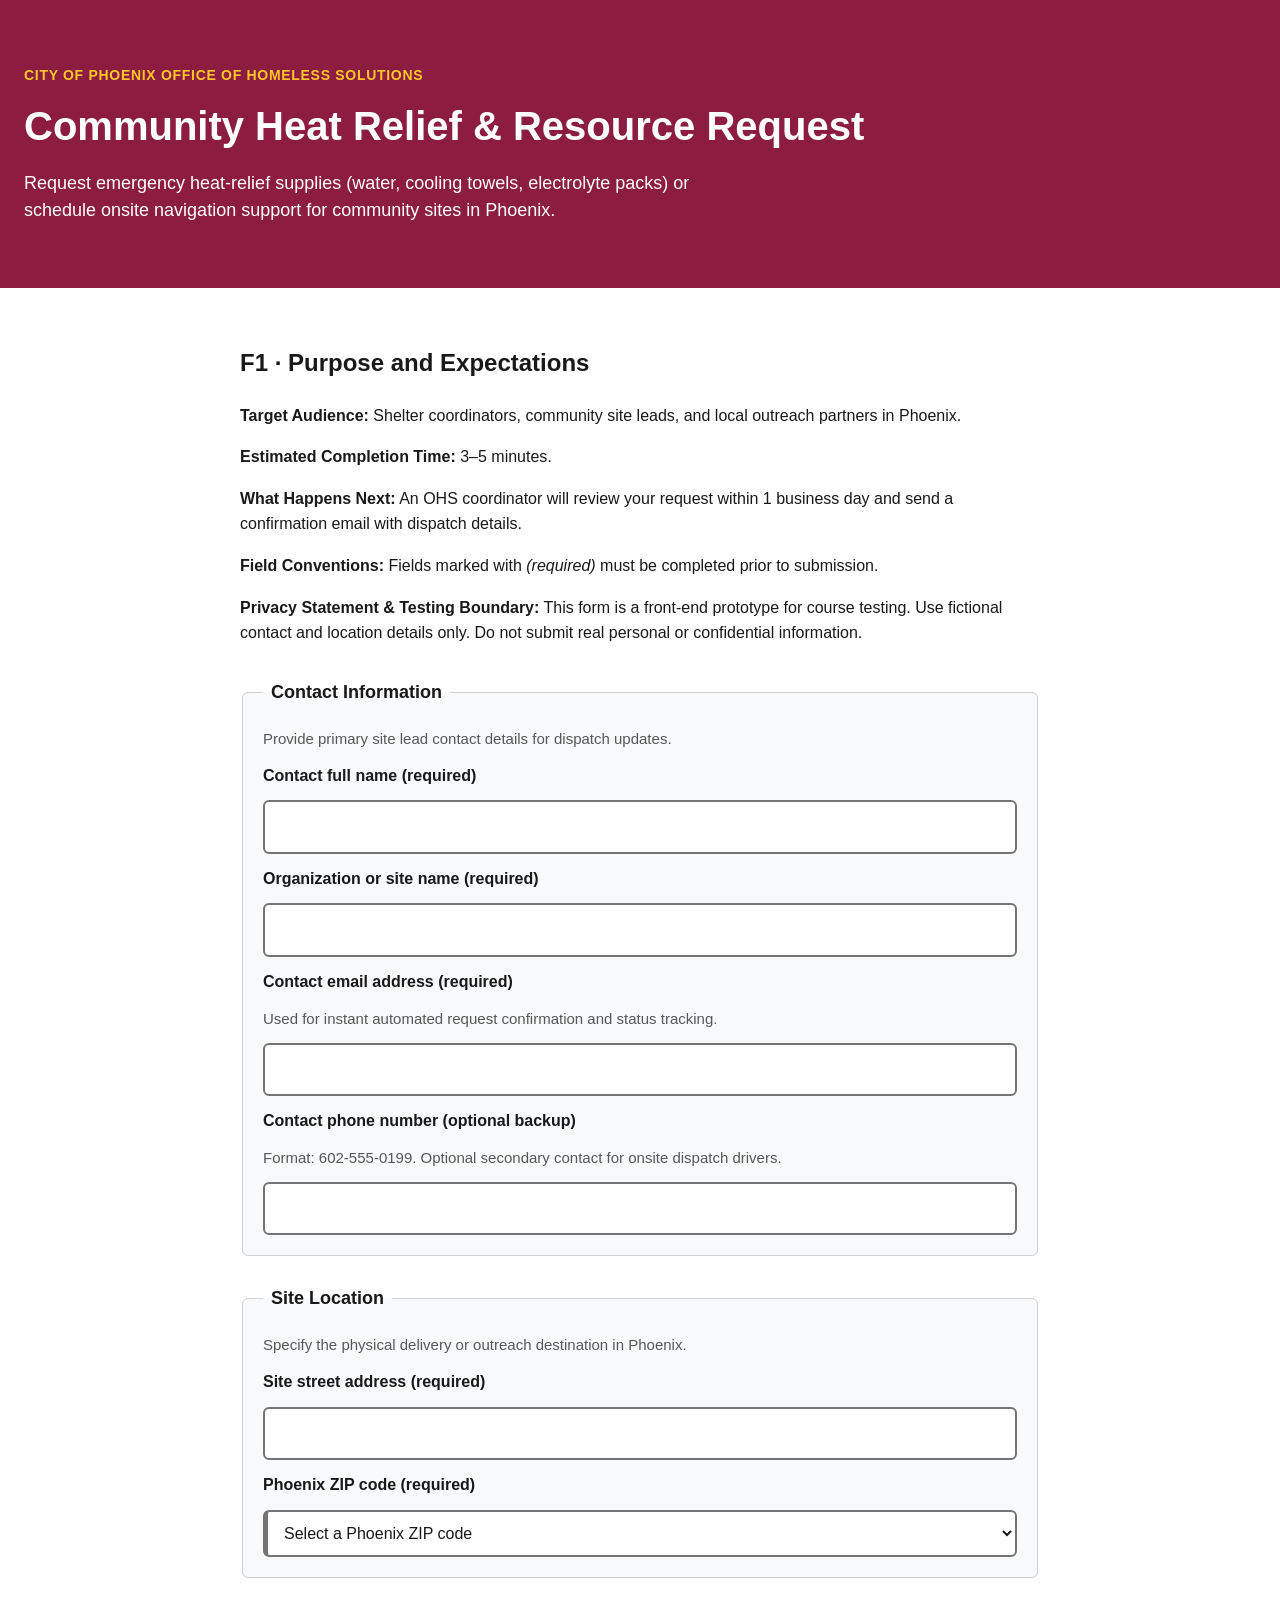
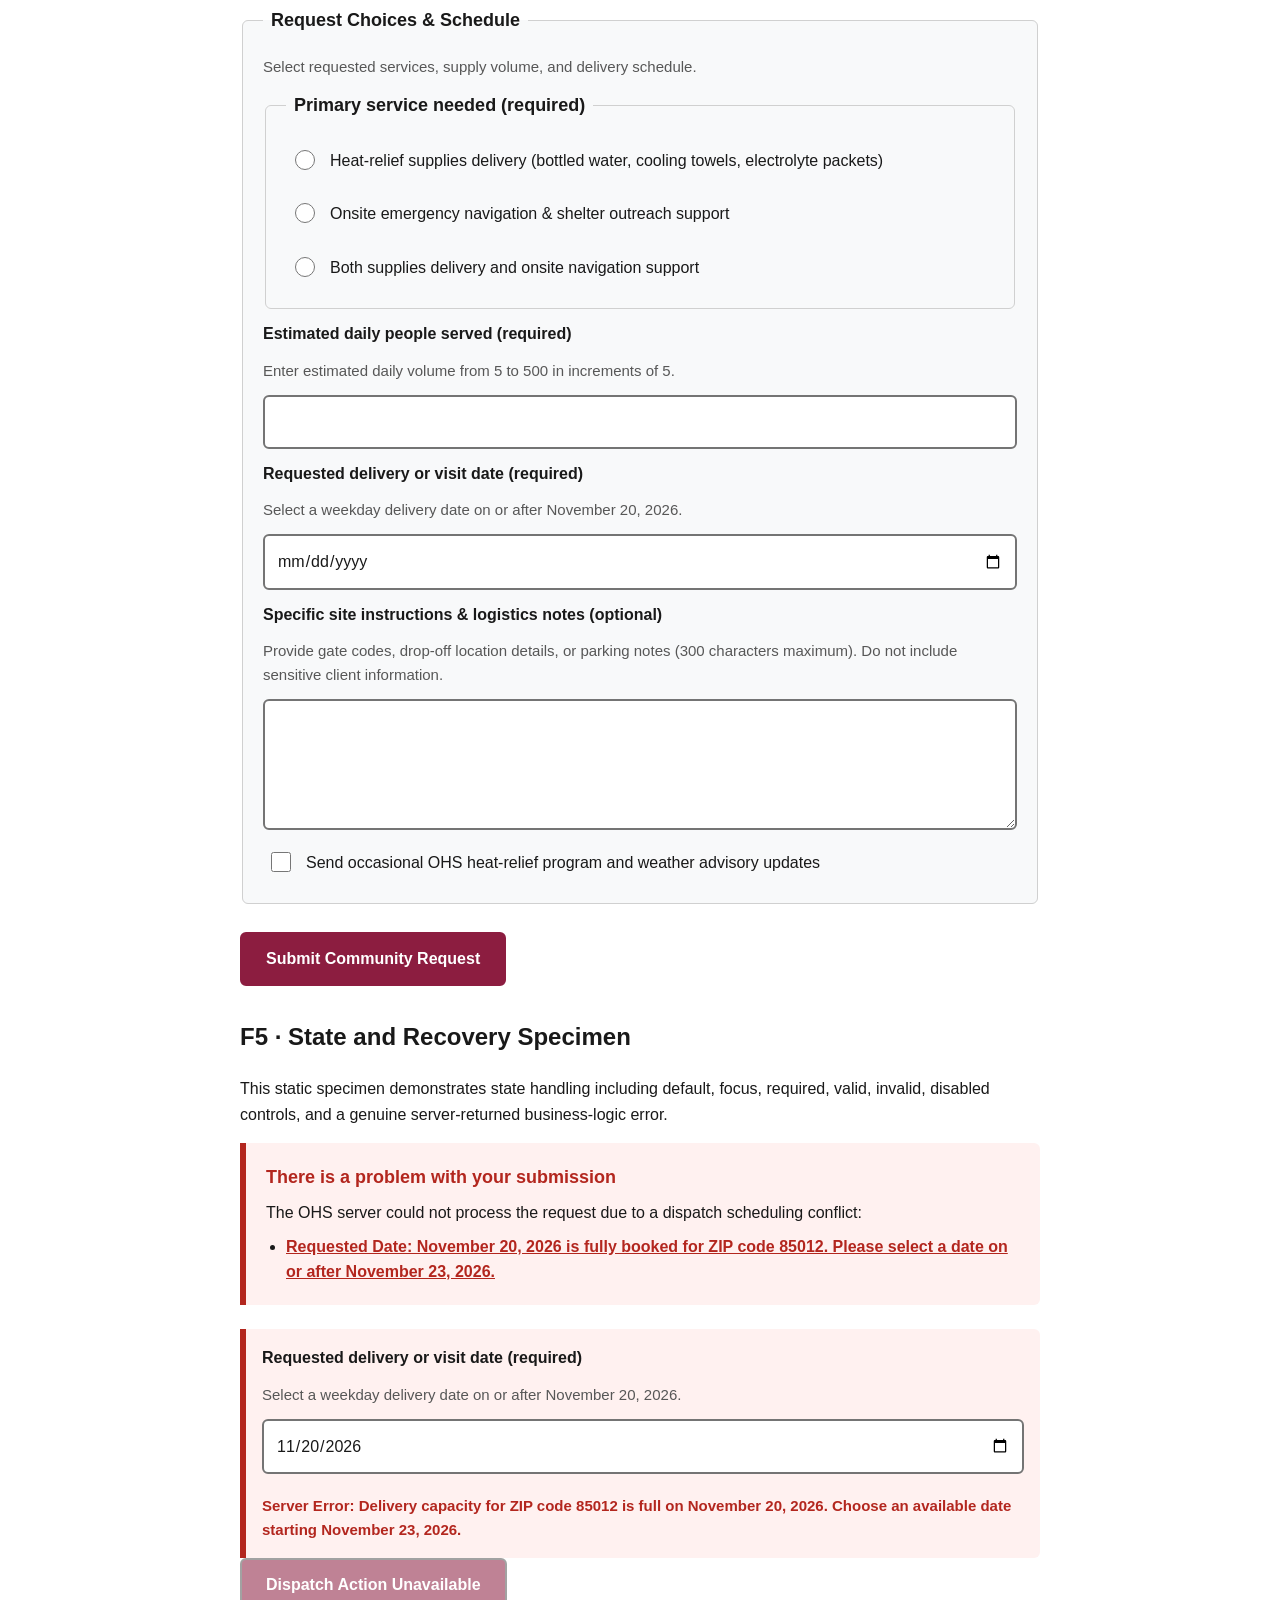
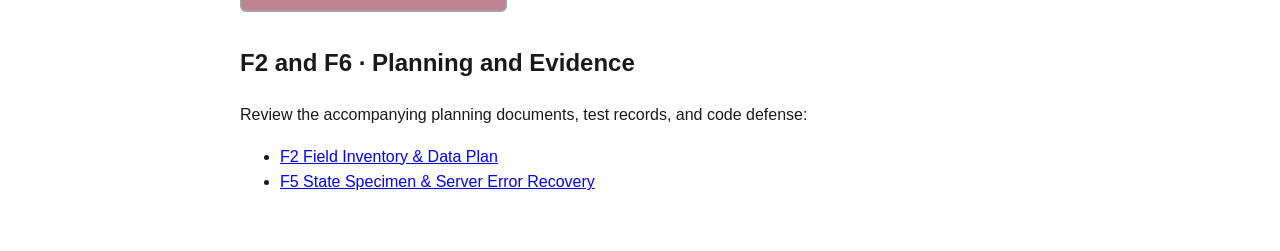
<file: index.html>
<!doctype html>
<html lang="en">
  <head>
    <meta charset="utf-8" />
    <meta name="viewport" content="width=device-width, initial-scale=1" />
    <title>City of Phoenix OHS — Heat Relief Request</title>
    <link rel="stylesheet" href="styles.css" />
  </head>
  <body>
    <header class="page-header">
      <p class="eyebrow">City of Phoenix Office of Homeless Solutions</p>
      <h1>Community Heat Relief &amp; Resource Request</h1>
      <p class="lede">
        Request emergency heat-relief supplies (water, cooling towels,
        electrolyte packs) or schedule onsite navigation support for community
        sites in Phoenix.
      </p>
    </header>

    <main>
      <!-- Purpose and Expectations -->
      <section id="expectations">
        <h2>F1 · Purpose and Expectations</h2>
        <div class="expectation-card">
          <p>
            <strong>Target Audience:</strong> Shelter coordinators, community
            site leads, and local outreach partners in Phoenix.
          </p>
          <p><strong>Estimated Completion Time:</strong> 3–5 minutes.</p>
          <p>
            <strong>What Happens Next:</strong> An OHS coordinator will review
            your request within 1 business day and send a confirmation email
            with dispatch details.
          </p>
          <p>
            <strong>Field Conventions:</strong> Fields marked with
            <em>(required)</em> must be completed prior to submission.
          </p>
          <p>
            <strong>Privacy Statement &amp; Testing Boundary:</strong> This form
            is a front-end prototype for course testing. Use fictional contact
            and location details only. Do not submit real personal or
            confidential information.
          </p>
        </div>
      </section>

      <!-- Primary Form Flow -->
      <form action="" method="get">
        <!-- Fieldset 1: Contact Information -->
        <fieldset>
          <legend>Contact Information</legend>
          <p class="help">
            Provide primary site lead contact details for dispatch updates.
          </p>

          <!-- Contact Name -->
          <div class="field">
            <label for="contact_name">Contact full name (required)</label>
            <input
              id="contact_name"
              name="contact_name"
              type="text"
              autocomplete="name"
              maxlength="60"
              required
            />
          </div>

          <!-- Organization Name -->
          <div class="field">
            <label for="organization"
              >Organization or site name (required)</label
            >
            <input
              id="organization"
              name="organization"
              type="text"
              autocomplete="organization"
              maxlength="80"
              required
            />
          </div>

          <!-- Email Address -->
          <div class="field">
            <label for="email">Contact email address (required)</label>
            <p class="help" id="email-help">
              Used for instant automated request confirmation and status
              tracking.
            </p>
            <input
              id="email"
              name="email"
              type="email"
              autocomplete="email"
              inputmode="email"
              aria-describedby="email-help"
              required
            />
          </div>

          <!-- Phone Number -->
          <div class="field">
            <label for="phone">Contact phone number (optional backup)</label>
            <p class="help" id="phone-help">
              Format: 602-555-0199. Optional secondary contact for onsite
              dispatch drivers.
            </p>
            <input
              id="phone"
              name="phone"
              type="tel"
              autocomplete="tel"
              inputmode="tel"
              aria-describedby="phone-help"
            />
          </div>
        </fieldset>

        <!-- Fieldset 2: Site Location -->
        <fieldset>
          <legend>Site Location</legend>
          <p class="help">
            Specify the physical delivery or outreach destination in Phoenix.
          </p>

          <!-- Street Address -->
          <div class="field">
            <label for="site_address">Site street address (required)</label>
            <input
              id="site_address"
              name="site_address"
              type="text"
              autocomplete="street-address"
              maxlength="120"
              required
            />
          </div>

          <!-- Phoenix ZIP Code -->
          <div class="field">
            <label for="zip_code">Phoenix ZIP code (required)</label>
            <select
              id="zip_code"
              name="zip_code"
              autocomplete="postal-code"
              required
            >
              <option value="">Select a Phoenix ZIP code</option>
              <option value="85003">85003 — Downtown Phoenix</option>
              <option value="85004">85004 — Central City</option>
              <option value="85006">85006 — Garfield / East Phoenix</option>
              <option value="85007">85007 — Capitol / West Phoenix</option>
              <option value="85008">85008 — Gateway / East Thomas</option>
              <option value="85009">85009 — Encanto / West Phoenix</option>
              <option value="85012">85012 — Midtown Phoenix</option>
              <option value="85013">85013 — Uptown / Camelback</option>
              <option value="85014">85014 — North Central</option>
              <option value="85015">85015 — Alhambra</option>
            </select>
          </div>
        </fieldset>

        <!-- Fieldset 3: Request Choices & Logistics -->
        <fieldset>
          <legend>Request Choices &amp; Schedule</legend>
          <p class="help">
            Select requested services, supply volume, and delivery schedule.
          </p>

          <!-- 7. Service Type -->
          <div class="field">
            <fieldset class="option-group">
              <legend>Primary service needed (required)</legend>
              <label class="choice" for="service_supplies">
                <input
                  type="radio"
                  id="service_supplies"
                  name="service_type"
                  value="supplies"
                  required
                />
                Heat-relief supplies delivery (bottled water, cooling towels,
                electrolyte packets)
              </label>
              <label class="choice" for="service_navigation">
                <input
                  type="radio"
                  id="service_navigation"
                  name="service_type"
                  value="navigation"
                />
                Onsite emergency navigation &amp; shelter outreach support
              </label>
              <label class="choice" for="service_both">
                <input
                  type="radio"
                  id="service_both"
                  name="service_type"
                  value="both"
                />
                Both supplies delivery and onsite navigation support
              </label>
            </fieldset>
          </div>

          <!-- Daily Count -->
          <div class="field">
            <label for="daily_count"
              >Estimated daily people served (required)</label
            >
            <p class="help" id="count-help">
              Enter estimated daily volume from 5 to 500 in increments of 5.
            </p>
            <input
              id="daily_count"
              name="daily_count"
              type="number"
              min="5"
              max="500"
              step="5"
              inputmode="numeric"
              aria-describedby="count-help"
              required
            />
          </div>

          <!-- Request Date -->
          <div class="field">
            <label for="request_date"
              >Requested delivery or visit date (required)</label
            >
            <p class="help" id="date-help">
              Select a weekday delivery date on or after November 20, 2026.
            </p>
            <input
              id="request_date"
              name="request_date"
              type="date"
              min="2026-11-20"
              aria-describedby="date-help"
              required
            />
          </div>

          <!-- Logistics Notes -->
          <div class="field">
            <label for="site_notes"
              >Specific site instructions &amp; logistics notes
              (optional)</label
            >
            <p class="help" id="notes-help">
              Provide gate codes, drop-off location details, or parking notes
              (300 characters maximum). Do not include sensitive client
              information.
            </p>
            <textarea
              id="site_notes"
              name="site_notes"
              rows="4"
              maxlength="300"
              aria-describedby="notes-help"
            ></textarea>
          </div>

          <!-- Checkbox Control -->
          <div class="field">
            <label class="choice" for="updates">
              <input id="updates" name="updates" value="yes" type="checkbox" />
              Send occasional OHS heat-relief program and weather advisory
              updates
            </label>
          </div>
        </fieldset>

        <button type="submit">Submit Community Request</button>
      </form>

      <!-- State and Recovery Specimen -->
      <section id="states">
        <h2>F5 · State and Recovery Specimen</h2>
        <p>
          This static specimen demonstrates state handling including default,
          focus, required, valid, invalid, disabled controls, and a genuine
          server-returned business-logic error.
        </p>

        <!-- Server-Returned Error Summary -->
        <div
          class="error-summary"
          role="alert"
          aria-labelledby="server-error-heading"
        >
          <h3 id="server-error-heading">
            There is a problem with your submission
          </h3>
          <p>
            The OHS server could not process the request due to a dispatch
            scheduling conflict:
          </p>
          <ul>
            <li>
              <a href="#server-error-date"
                >Requested Date: November 20, 2026 is fully booked for ZIP code
                85012. Please select a date on or after November 23, 2026.</a
              >
            </li>
          </ul>
        </div>

        <!-- In-Context Field Error Preserving Rejected Entry -->
        <div class="field field-error">
          <label for="server-error-date"
            >Requested delivery or visit date (required)</label
          >
          <p class="help" id="server-date-help">
            Select a weekday delivery date on or after November 20, 2026.
          </p>
          <input
            id="server-error-date"
            name="request_date_specimen"
            type="date"
            value="2026-11-20"
            aria-invalid="true"
            aria-describedby="server-error-msg server-date-help"
          />
          <p id="server-error-msg" class="error-message">
            <strong>Server Error:</strong> Delivery capacity for ZIP code 85012
            is full on November 20, 2026. Choose an available date starting
            November 23, 2026.
          </p>
        </div>

        <!-- Static Disabled Control Specimen -->
        <div class="field">
          <button type="button" disabled>Dispatch Action Unavailable</button>
        </div>
      </section>

      <!-- System & Documentation Links -->
      <section id="documentation">
        <h2>F2 and F6 · Planning and Evidence</h2>
        <p>
          Review the accompanying planning documents, test records, and code
          defense:
        </p>
        <ul>
          <li>
            <a href="field-inventory-template.html"
              >F2 Field Inventory &amp; Data Plan</a
            >
          </li>
          <li>
            <a href="#states">F5 State Specimen &amp; Server Error Recovery</a>
          </li>
        </ul>
      </section>
    </main>
  </body>
</html>
</file>
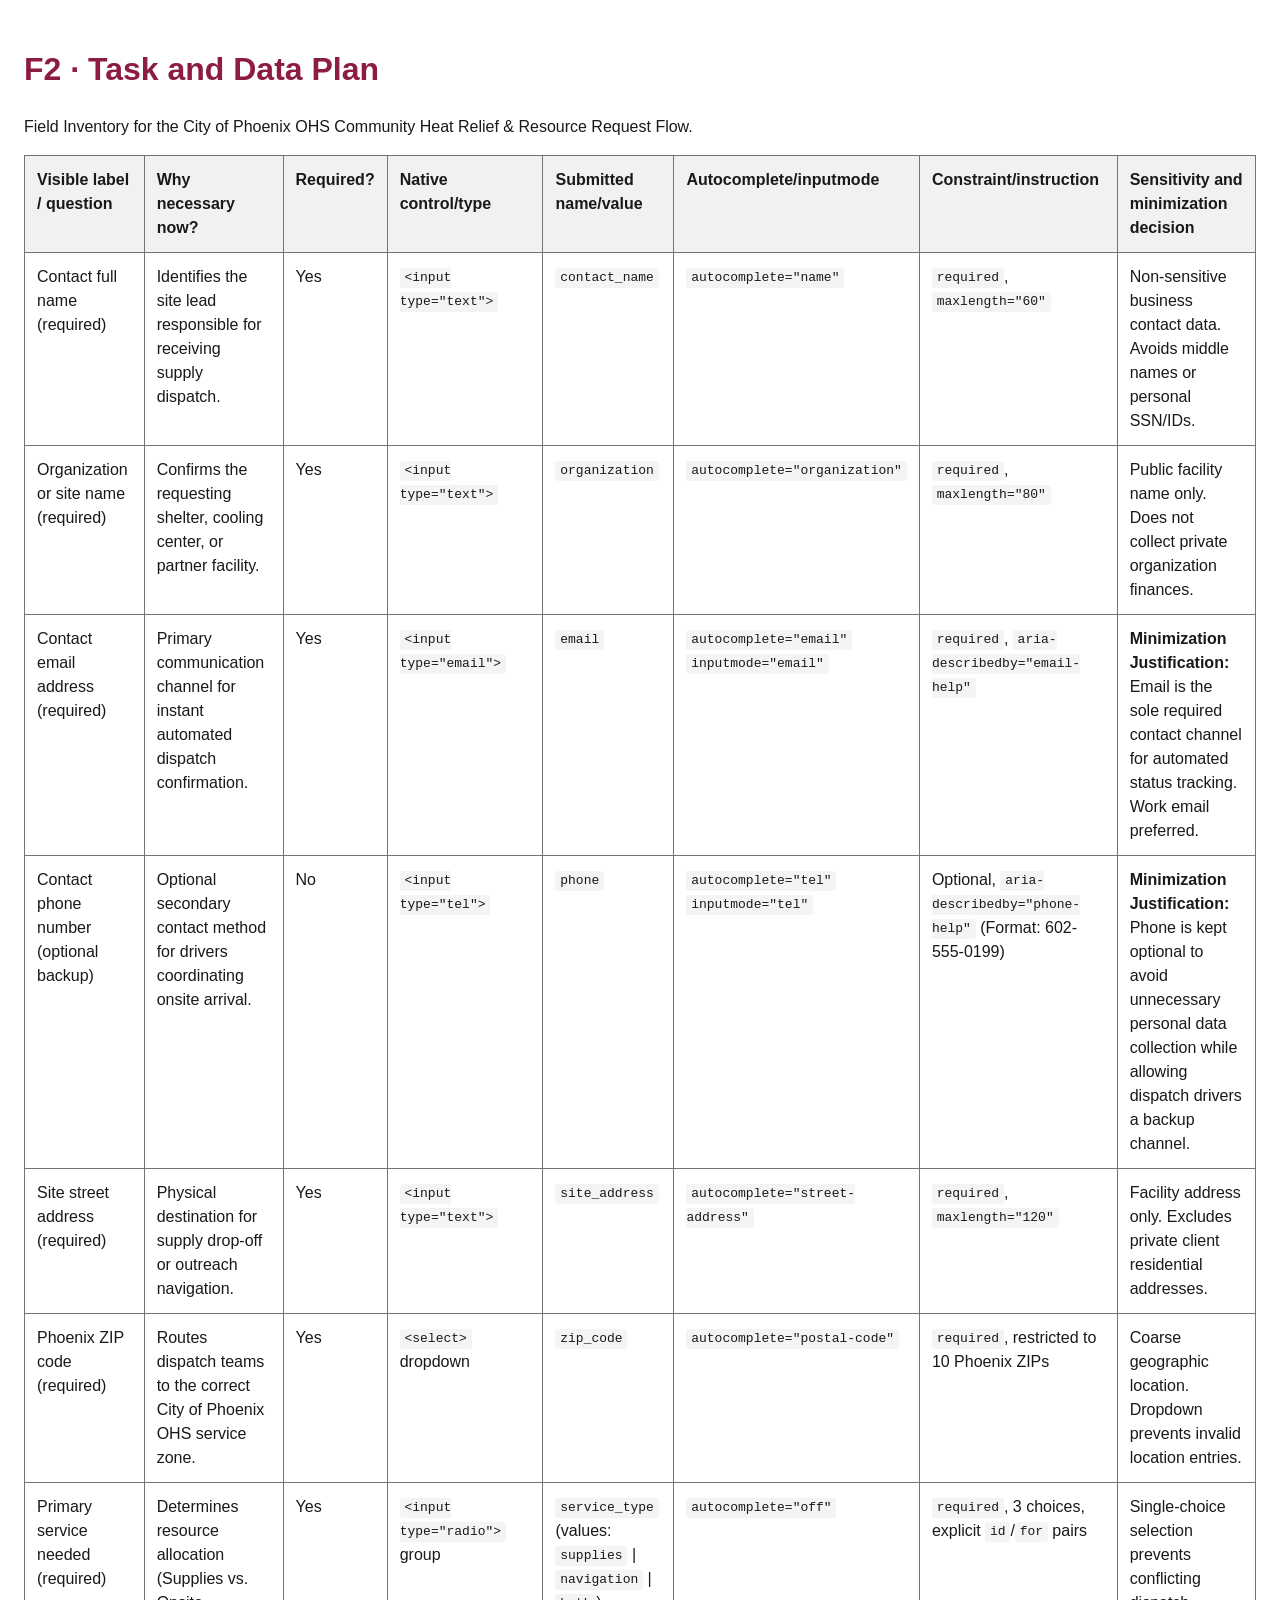
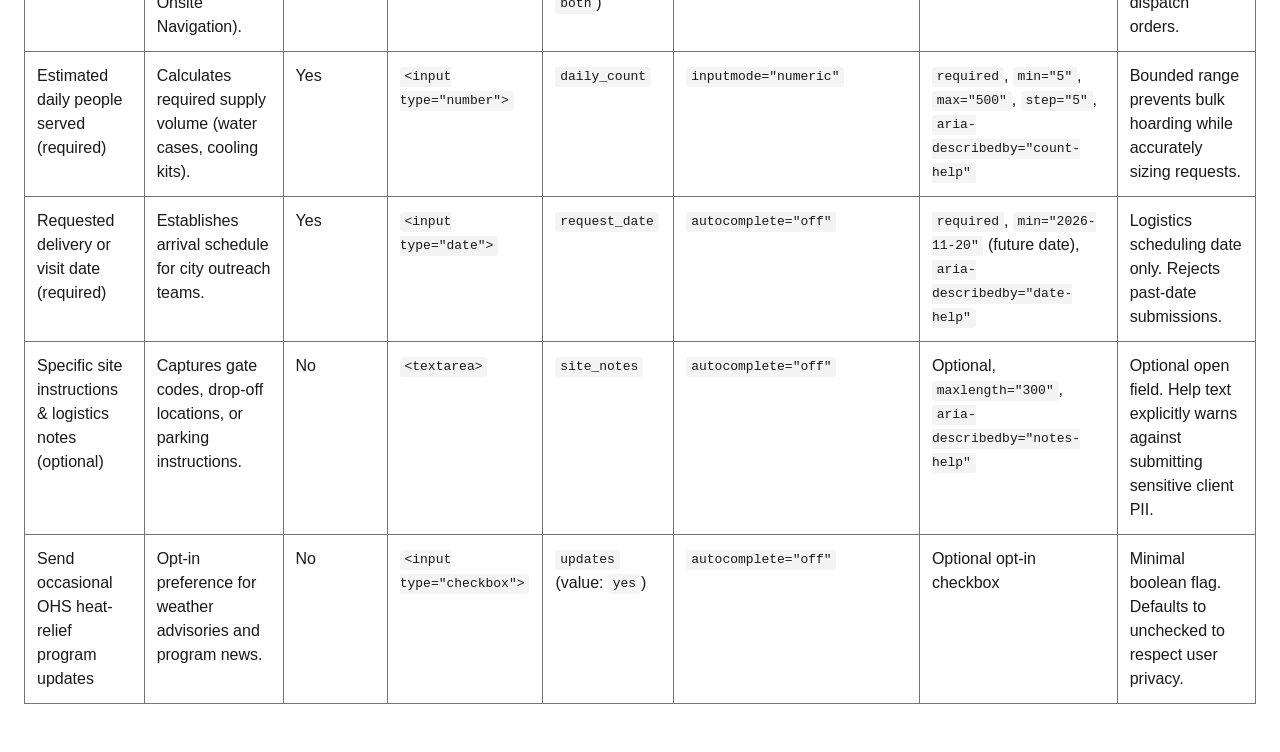
<file: field-inventory-template.html>
<!doctype html>
<html lang="en">
  <head>
    <meta charset="utf-8" />
    <meta name="viewport" content="width=device-width, initial-scale=1" />
    <title>F2 · Task and Data Plan — OHS Heat Relief Request</title>
    <style>
      body {
        font-family: Arial, sans-serif;
        line-height: 1.5;
        max-width: 85rem;
        margin: auto;
        padding: 1.5rem;
        color: #191919;
      }
      h1 {
        color: #8c1d40;
      }
      table {
        width: 100%;
        border-collapse: collapse;
        margin-top: 1rem;
      }
      th,
      td {
        padding: 0.75rem;
        border: 1px solid #747474;
        text-align: left;
        vertical-align: top;
      }
      th {
        background: #f1f1f1;
        color: #191919;
      }
      code {
        background: #f4f4f4;
        padding: 0.15rem 0.3rem;
        border-radius: 3px;
      }
    </style>
  </head>
  <body>
    <h1>F2 · Task and Data Plan</h1>
    <p>
      Field Inventory for the City of Phoenix OHS Community Heat Relief &amp;
      Resource Request Flow.
    </p>

    <table>
      <thead>
        <tr>
          <th>Visible label / question</th>
          <th>Why necessary now?</th>
          <th>Required?</th>
          <th>Native control/type</th>
          <th>Submitted name/value</th>
          <th>Autocomplete/inputmode</th>
          <th>Constraint/instruction</th>
          <th>Sensitivity and minimization decision</th>
        </tr>
      </thead>
      <tbody>
        <!-- Contact Name -->
        <tr>
          <td>Contact full name (required)</td>
          <td>
            Identifies the site lead responsible for receiving supply dispatch.
          </td>
          <td>Yes</td>
          <td><code>&lt;input type="text"&gt;</code></td>
          <td><code>contact_name</code></td>
          <td><code>autocomplete="name"</code></td>
          <td><code>required</code>, <code>maxlength="60"</code></td>
          <td>
            Non-sensitive business contact data. Avoids middle names or personal
            SSN/IDs.
          </td>
        </tr>

        <!-- Organization Name -->
        <tr>
          <td>Organization or site name (required)</td>
          <td>
            Confirms the requesting shelter, cooling center, or partner
            facility.
          </td>
          <td>Yes</td>
          <td><code>&lt;input type="text"&gt;</code></td>
          <td><code>organization</code></td>
          <td><code>autocomplete="organization"</code></td>
          <td><code>required</code>, <code>maxlength="80"</code></td>
          <td>
            Public facility name only. Does not collect private organization
            finances.
          </td>
        </tr>

        <!-- Email Address -->
        <tr>
          <td>Contact email address (required)</td>
          <td>
            Primary communication channel for instant automated dispatch
            confirmation.
          </td>
          <td>Yes</td>
          <td><code>&lt;input type="email"&gt;</code></td>
          <td><code>email</code></td>
          <td>
            <code>autocomplete="email"</code><br /><code
              >inputmode="email"</code
            >
          </td>
          <td>
            <code>required</code>, <code>aria-describedby="email-help"</code>
          </td>
          <td>
            <strong>Minimization Justification:</strong> Email is the sole
            required contact channel for automated status tracking. Work email
            preferred.
          </td>
        </tr>

        <!-- Phone Number -->
        <tr>
          <td>Contact phone number (optional backup)</td>
          <td>
            Optional secondary contact method for drivers coordinating onsite
            arrival.
          </td>
          <td>No</td>
          <td><code>&lt;input type="tel"&gt;</code></td>
          <td><code>phone</code></td>
          <td>
            <code>autocomplete="tel"</code><br /><code>inputmode="tel"</code>
          </td>
          <td>
            Optional, <code>aria-describedby="phone-help"</code> (Format:
            602-555-0199)
          </td>
          <td>
            <strong>Minimization Justification:</strong> Phone is kept optional
            to avoid unnecessary personal data collection while allowing
            dispatch drivers a backup channel.
          </td>
        </tr>

        <!-- Site Address -->
        <tr>
          <td>Site street address (required)</td>
          <td>
            Physical destination for supply drop-off or outreach navigation.
          </td>
          <td>Yes</td>
          <td><code>&lt;input type="text"&gt;</code></td>
          <td><code>site_address</code></td>
          <td><code>autocomplete="street-address"</code></td>
          <td><code>required</code>, <code>maxlength="120"</code></td>
          <td>
            Facility address only. Excludes private client residential
            addresses.
          </td>
        </tr>

        <!-- Phoenix ZIP Code -->
        <tr>
          <td>Phoenix ZIP code (required)</td>
          <td>
            Routes dispatch teams to the correct City of Phoenix OHS service
            zone.
          </td>
          <td>Yes</td>
          <td><code>&lt;select&gt;</code> dropdown</td>
          <td><code>zip_code</code></td>
          <td><code>autocomplete="postal-code"</code></td>
          <td><code>required</code>, restricted to 10 Phoenix ZIPs</td>
          <td>
            Coarse geographic location. Dropdown prevents invalid location
            entries.
          </td>
        </tr>

        <!-- Service Type -->
        <tr>
          <td>Primary service needed (required)</td>
          <td>
            Determines resource allocation (Supplies vs. Onsite Navigation).
          </td>
          <td>Yes</td>
          <td><code>&lt;input type="radio"&gt;</code> group</td>
          <td>
            <code>service_type</code><br />(values: <code>supplies</code> |
            <code>navigation</code> | <code>both</code>)
          </td>
          <td><code>autocomplete="off"</code></td>
          <td>
            <code>required</code>, 3 choices, explicit <code>id</code>/<code
              >for</code
            >
            pairs
          </td>
          <td>Single-choice selection prevents conflicting dispatch orders.</td>
        </tr>

        <!-- Daily Count -->
        <tr>
          <td>Estimated daily people served (required)</td>
          <td>
            Calculates required supply volume (water cases, cooling kits).
          </td>
          <td>Yes</td>
          <td><code>&lt;input type="number"&gt;</code></td>
          <td><code>daily_count</code></td>
          <td><code>inputmode="numeric"</code></td>
          <td>
            <code>required</code>, <code>min="5"</code>, <code>max="500"</code>,
            <code>step="5"</code>, <code>aria-describedby="count-help"</code>
          </td>
          <td>
            Bounded range prevents bulk hoarding while accurately sizing
            requests.
          </td>
        </tr>

        <!-- Request Date -->
        <tr>
          <td>Requested delivery or visit date (required)</td>
          <td>Establishes arrival schedule for city outreach teams.</td>
          <td>Yes</td>
          <td><code>&lt;input type="date"&gt;</code></td>
          <td><code>request_date</code></td>
          <td><code>autocomplete="off"</code></td>
          <td>
            <code>required</code>, <code>min="2026-11-20"</code> (future date),
            <code>aria-describedby="date-help"</code>
          </td>
          <td>
            Logistics scheduling date only. Rejects past-date submissions.
          </td>
        </tr>

        <!-- Logistics Notes -->
        <tr>
          <td>Specific site instructions &amp; logistics notes (optional)</td>
          <td>
            Captures gate codes, drop-off locations, or parking instructions.
          </td>
          <td>No</td>
          <td><code>&lt;textarea&gt;</code></td>
          <td><code>site_notes</code></td>
          <td><code>autocomplete="off"</code></td>
          <td>
            Optional, <code>maxlength="300"</code>,
            <code>aria-describedby="notes-help"</code>
          </td>
          <td>
            Optional open field. Help text explicitly warns against submitting
            sensitive client PII.
          </td>
        </tr>

        <!-- Optional Checkbox -->
        <tr>
          <td>Send occasional OHS heat-relief program updates</td>
          <td>Opt-in preference for weather advisories and program news.</td>
          <td>No</td>
          <td><code>&lt;input type="checkbox"&gt;</code></td>
          <td><code>updates</code> (value: <code>yes</code>)</td>
          <td><code>autocomplete="off"</code></td>
          <td>Optional opt-in checkbox</td>
          <td>
            Minimal boolean flag. Defaults to unchecked to respect user privacy.
          </td>
        </tr>
      </tbody>
    </table>
  </body>
</html>
</file>
<file: styles.css>
:root {
  --color-action: #8c1d40;
  --color-action-hover: #60142c;
  --color-accent: #ffc627;
  --color-text: #191919;
  --color-surface: #ffffff;
  --color-surface-subtle: #f8f9fa;
  --color-border: #747474;
  --color-muted: #575757;
  --color-error: #b3261e;
  --color-error-bg: #fff1f0;
  --color-valid: #137333;
  --color-valid-bg: #e6f4ea;
  --space-3: 1rem;
  --space-4: 1.5rem;
  --radius: 0.375rem;
  --measure: 68ch;
}

*,
*::before,
*::after {
  box-sizing: border-box;
}

body {
  margin: 0;
  font-family: Arial, Helvetica, sans-serif;
  line-height: 1.6;
  color: var(--color-text);
  background: var(--color-surface);
}

.page-header {
  padding: clamp(2rem, 5vw, 4rem) 1.5rem;
  background: var(--color-action);
  color: #ffffff;
}

.eyebrow {
  margin: 0 0 0.5rem 0;
  color: var(--color-accent);
  font-weight: 700;
  text-transform: uppercase;
  letter-spacing: 0.05em;
  font-size: 0.875rem;
}

.page-header h1 {
  margin: 0 0 0.75rem 0;
  font-size: clamp(1.75rem, 4vw, 2.5rem);
}

.lede {
  max-width: var(--measure);
  margin: 0;
  font-size: 1.125rem;
  line-height: 1.5;
}

main {
  max-width: 52rem;
  margin: 0 auto;
  padding: var(--space-4) 1rem;
}

section,
form {
  margin-block: 2rem;
}

form,
fieldset,
.field {
  display: grid;
  gap: 0.75rem;
}

form {
  gap: 1.75rem;
}

fieldset {
  padding: 1.25rem;
  border: 1px solid #d0d0d0;
  border-radius: var(--radius);
  background: var(--color-surface-subtle);
}

legend,
label {
  font-weight: 700;
  color: var(--color-text);
}

legend {
  padding-inline: 0.5rem;
  font-size: 1.125rem;
}

.help {
  margin: 0;
  font-size: 0.9375rem;
  color: var(--color-muted);
}

input,
select,
textarea,
button {
  font: inherit;
}

/* DEFAULT STATE */
input:not([type="radio"]):not([type="checkbox"]),
select,
textarea {
  width: 100%;
  padding: 0.75rem;
  border: 2px solid var(--color-border);
  border-radius: var(--radius);
  background-color: var(--color-surface);
  color: var(--color-text);
  transition:
    border-color 0.15s ease-in-out,
    box-shadow 0.15s ease-in-out;
}

textarea {
  min-height: 8rem;
  resize: vertical;
}

.choice {
  display: flex;
  gap: 0.75rem;
  align-items: flex-start;
  padding: 0.5rem 0.25rem;
  cursor: pointer;
  font-weight: normal;
}

.choice input[type="radio"],
.choice input[type="checkbox"] {
  inline-size: 1.25rem;
  block-size: 1.25rem;
  margin-top: 0.125rem;
  flex-shrink: 0;
  accent-color: var(--color-action);
}

/* FOCUS STATE */
:focus-visible {
  outline: 0.25rem solid var(--color-accent);
  outline-offset: 0.2rem;
  box-shadow: 0 0 0 0.25rem rgba(140, 29, 64, 0.25);
}

/* REQUIRED STATE */
input[required],
select[required],
textarea[required] {
  border-left-width: 0.35rem;
}

/* VALID STATE */
input:not([type="radio"]):not([type="checkbox"]):user-valid,
select:user-valid,
textarea:user-valid {
  border-color: var(--color-valid);
  background-color: var(--color-valid-bg);
}

/* INVALID STATE */
input:not([type="radio"]):not([type="checkbox"]):user-invalid,
select:user-invalid,
textarea:user-invalid {
  border-color: var(--color-error);
  background-color: var(--color-error-bg);
}

/* DISABLED STATE */
button:disabled,
input:disabled {
  opacity: 0.55;
  cursor: not-allowed;
  border-color: var(--color-muted);
}

/* SERVER ERROR SPECIMEN STATE */
.error-summary {
  padding: 1.25rem;
  border-left: 0.4rem solid var(--color-error);
  background-color: var(--color-error-bg);
  border-radius: 0 var(--radius) var(--radius) 0;
  margin-bottom: 1.5rem;
}

.error-summary h3 {
  margin: 0 0 0.5rem 0;
  color: var(--color-error);
  font-size: 1.125rem;
}

.error-summary p {
  margin: 0 0 0.5rem 0;
}

.error-summary ul {
  margin: 0;
  padding-left: 1.25rem;
}

.error-summary a {
  color: var(--color-error);
  font-weight: 700;
  text-decoration: underline;
}

.error-summary a:hover,
.error-summary a:focus-visible {
  color: #721c24;
}

.field-error {
  padding: 1rem;
  border-left: 0.4rem solid var(--color-error);
  background-color: var(--color-error-bg);
  border-radius: 0 var(--radius) var(--radius) 0;
}

.field-error input {
  border-color: var(--color-error);
}

.error-message {
  margin: 0.5rem 0 0 0;
  color: var(--color-error);
  font-weight: 700;
  font-size: 0.9375rem;
}

button {
  justify-self: start;
  min-height: 44px;
  padding: 0.75rem 1.5rem;
  background-color: var(--color-action);
  color: #ffffff;
  border: 2px solid var(--color-action);
  border-radius: var(--radius);
  font-weight: 700;
  cursor: pointer;
  transition:
    background-color 0.15s ease,
    border-color 0.15s ease;
}

button:hover:not(:disabled) {
  background-color: var(--color-action-hover);
  border-color: var(--color-action-hover);
}
</file>
